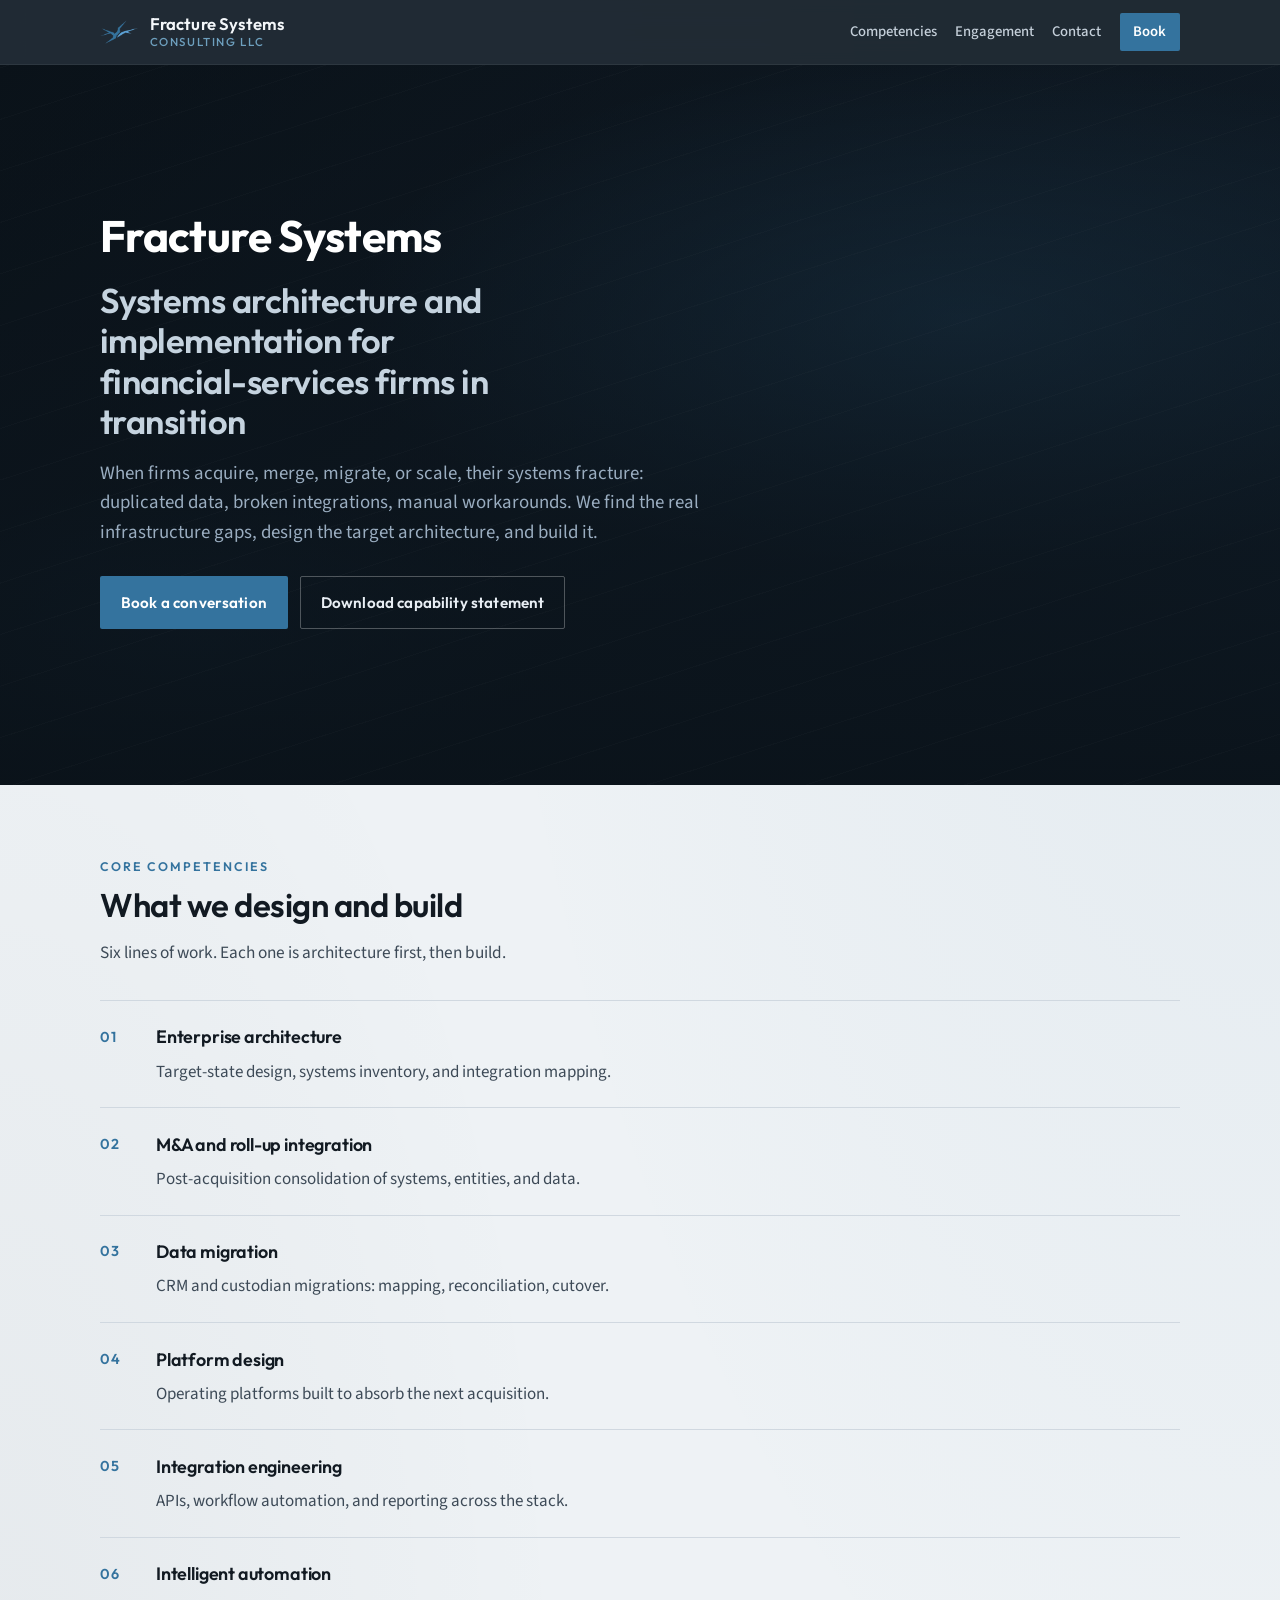
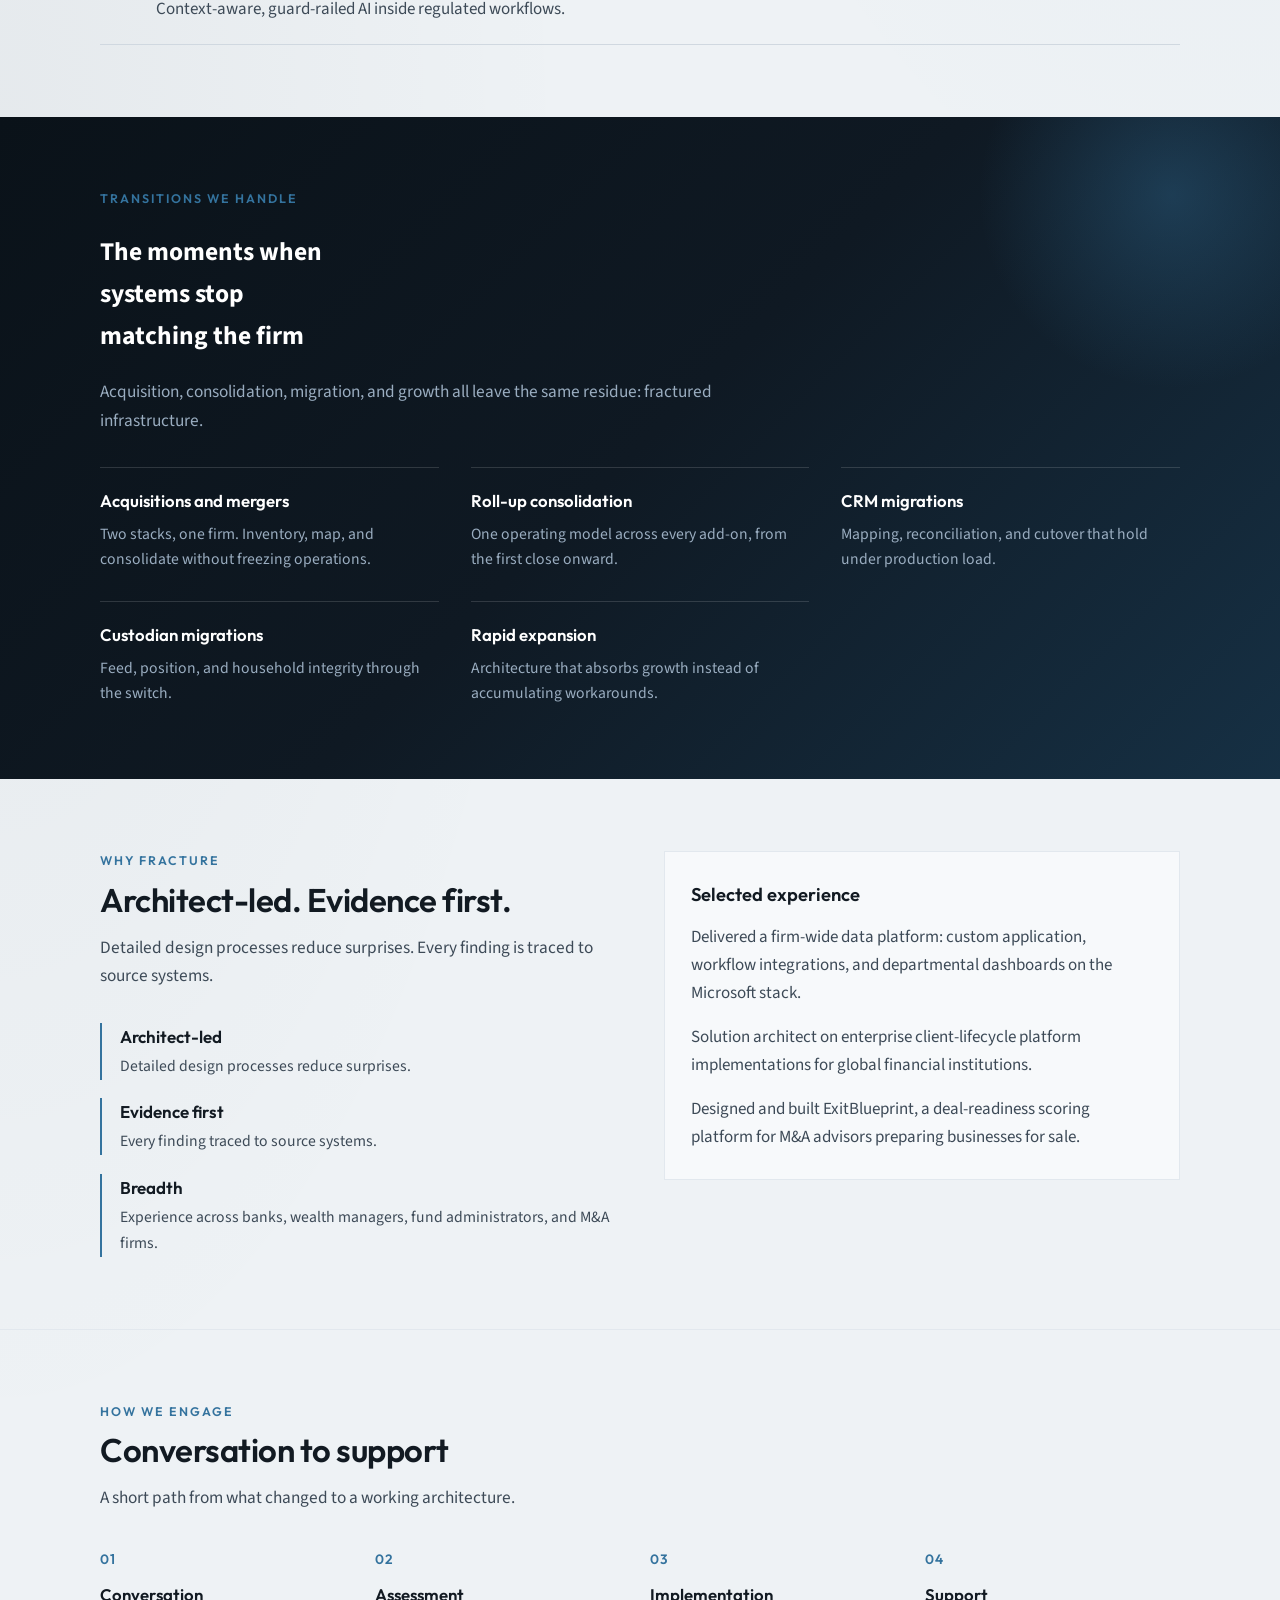
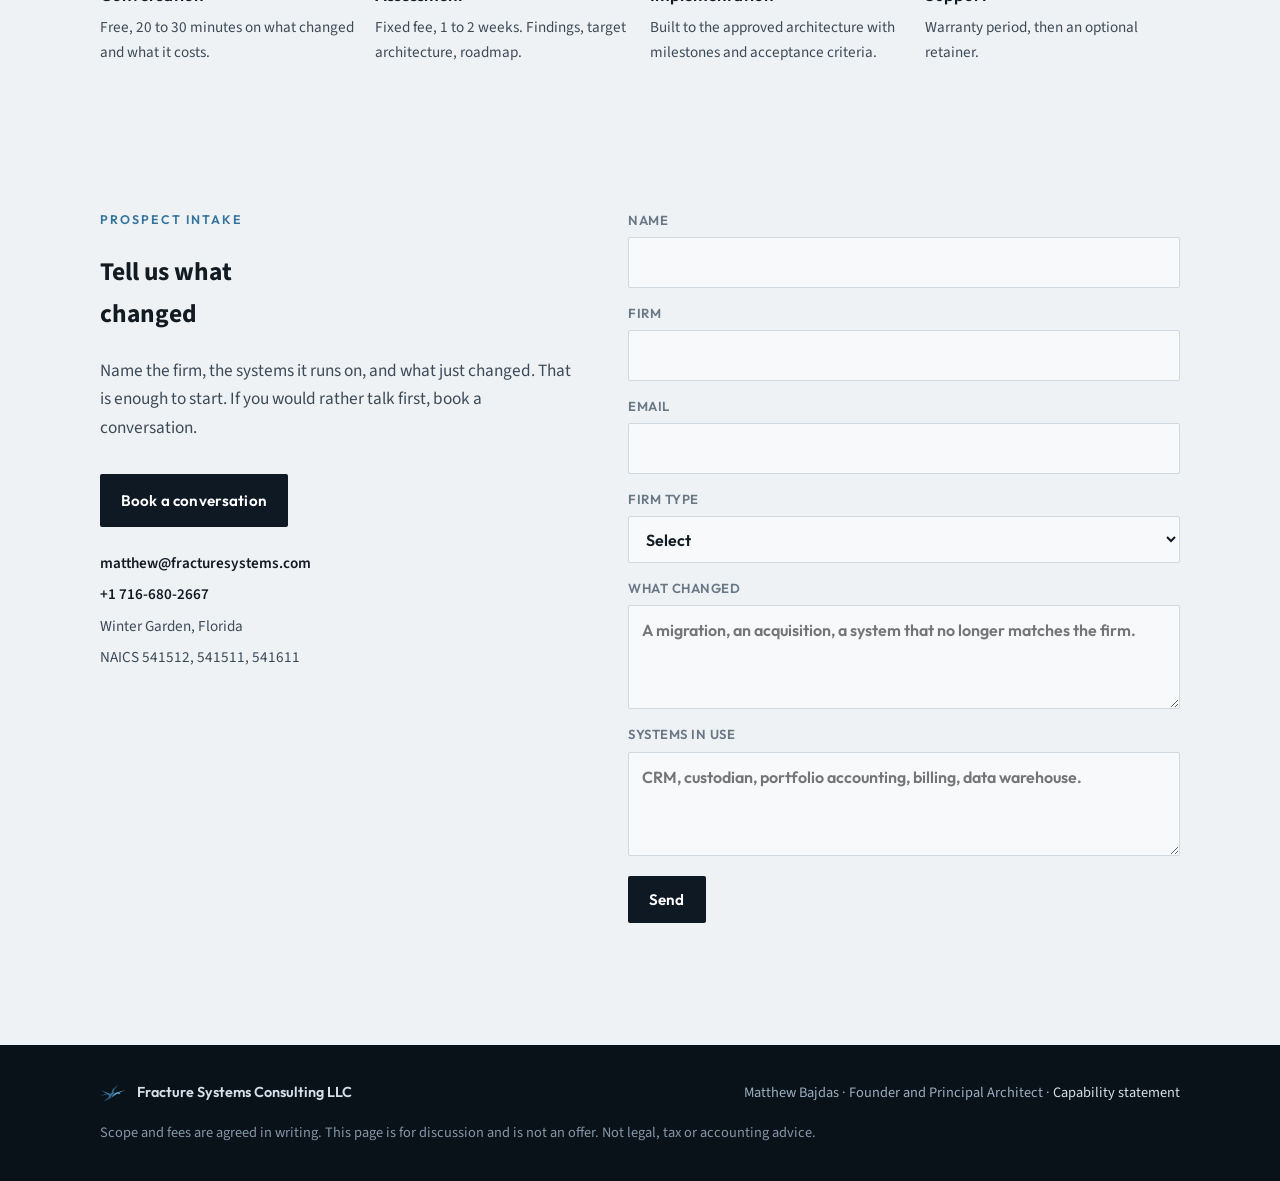
<file: index.html>
<!doctype html>
<html lang="en">
<head>
<meta charset="utf-8">
<meta name="viewport" content="width=device-width, initial-scale=1">
<title>Fracture Systems Consulting LLC · Systems architecture and implementation</title>
<meta name="description" content="Systems architecture and implementation for financial-services firms in transition. When firms acquire, merge, migrate, or scale, their systems fracture. We find the real infrastructure gaps, design the target architecture, and build it.">
<meta name="theme-color" content="#0f1923">
<meta property="og:title" content="Fracture Systems Consulting LLC">
<meta property="og:description" content="Systems architecture and implementation for financial-services firms in transition.">
<meta property="og:type" content="website">
<link rel="icon" href="brand/favicon.png?v=6" type="image/png" sizes="32x32">
<link rel="icon" href="brand/favicon.svg?v=6" type="image/svg+xml">
<link rel="apple-touch-icon" href="brand/apple-touch-icon.png?v=6">
<link rel="preconnect" href="https://fonts.googleapis.com">
<link rel="preconnect" href="https://fonts.gstatic.com" crossorigin>
<link href="https://fonts.googleapis.com/css2?family=Outfit:wght@500;600;700&family=Source+Sans+3:ital,wght@0,400;0,500;0,600;0,700;1,400&display=swap" rel="stylesheet">
<link rel="stylesheet" href="styles.css?v=7">
<link rel="stylesheet" href="print.css?v=7" media="print">
</head>
<body>

<a class="skip-link" href="#content">Skip to content</a>

<header class="site-header">
  <div class="wrap">
    <a class="brand-link" href="index.html">
      <img class="brand-mark" src="brand/logo-mark.png?v=5" width="48" height="32" alt="">
      <span class="brand-wordmark">Fracture Systems<span>Consulting LLC</span></span>
    </a>
    <nav class="nav-links" aria-label="Primary">
      <a href="#competencies">Competencies</a>
      <a href="#engagement">Engagement</a>
      <a href="#intake">Contact</a>
      <a class="nav-cta" href="https://macro.com/app/book/eca4bc76-f4c4-539f-b771-cd7d7cb89034/fracture-discovery" target="_blank" rel="noopener noreferrer">Book</a>
    </nav>
  </div>
</header>

<main id="content">

  <section class="hero" aria-label="Introduction">
    <div class="hero-inner">
      <p class="hero-brand">Fracture Systems</p>
      <h1>Systems architecture and implementation for financial-services firms in transition</h1>
      <p class="hero-lead">When firms acquire, merge, migrate, or scale, their systems fracture: duplicated data, broken integrations, manual workarounds. We find the real infrastructure gaps, design the target architecture, and build it.</p>
      <div class="hero-actions">
        <a class="btn btn-primary" href="https://macro.com/app/book/eca4bc76-f4c4-539f-b771-cd7d7cb89034/fracture-discovery" target="_blank" rel="noopener noreferrer">Book a conversation</a>
        <a class="btn btn-ghost" href="capability-statement.pdf">Download capability statement</a>
      </div>
    </div>
  </section>

  <section class="section" id="competencies">
    <div class="wrap reveal">
      <p class="section-kicker">Core competencies</p>
      <h2>What we design and build</h2>
      <p class="section-lede">Six lines of work. Each one is architecture first, then build.</p>
      <ol class="comp-list">
        <li>
          <span class="comp-num" aria-hidden="true">01</span>
          <div>
            <h3>Enterprise architecture</h3>
            <p>Target-state design, systems inventory, and integration mapping.</p>
          </div>
        </li>
        <li>
          <span class="comp-num" aria-hidden="true">02</span>
          <div>
            <h3>M&amp;A and roll-up integration</h3>
            <p>Post-acquisition consolidation of systems, entities, and data.</p>
          </div>
        </li>
        <li>
          <span class="comp-num" aria-hidden="true">03</span>
          <div>
            <h3>Data migration</h3>
            <p>CRM and custodian migrations: mapping, reconciliation, cutover.</p>
          </div>
        </li>
        <li>
          <span class="comp-num" aria-hidden="true">04</span>
          <div>
            <h3>Platform design</h3>
            <p>Operating platforms built to absorb the next acquisition.</p>
          </div>
        </li>
        <li>
          <span class="comp-num" aria-hidden="true">05</span>
          <div>
            <h3>Integration engineering</h3>
            <p>APIs, workflow automation, and reporting across the stack.</p>
          </div>
        </li>
        <li>
          <span class="comp-num" aria-hidden="true">06</span>
          <div>
            <h3>Intelligent automation</h3>
            <p>Context-aware, guard-railed AI inside regulated workflows.</p>
          </div>
        </li>
      </ol>
    </div>
  </section>

  <section class="band" id="transitions">
    <div class="wrap reveal">
      <p class="section-kicker">Transitions we handle</p>
      <h2>The moments when systems stop matching the firm</h2>
      <p class="section-lede">Acquisition, consolidation, migration, and growth all leave the same residue: fractured infrastructure.</p>
      <div class="band-grid">
        <article>
          <h3>Acquisitions and mergers</h3>
          <p>Two stacks, one firm. Inventory, map, and consolidate without freezing operations.</p>
        </article>
        <article>
          <h3>Roll-up consolidation</h3>
          <p>One operating model across every add-on, from the first close onward.</p>
        </article>
        <article>
          <h3>CRM migrations</h3>
          <p>Mapping, reconciliation, and cutover that hold under production load.</p>
        </article>
        <article>
          <h3>Custodian migrations</h3>
          <p>Feed, position, and household integrity through the switch.</p>
        </article>
        <article>
          <h3>Rapid expansion</h3>
          <p>Architecture that absorbs growth instead of accumulating workarounds.</p>
        </article>
      </div>
    </div>
  </section>

  <section class="section" id="why">
    <div class="wrap split reveal">
      <div>
        <p class="section-kicker">Why Fracture</p>
        <h2>Architect-led. Evidence first.</h2>
        <p class="section-lede">Detailed design processes reduce surprises. Every finding is traced to source systems.</p>
        <ul class="proof-list">
          <li>
            <strong>Architect-led</strong>
            <p>Detailed design processes reduce surprises.</p>
          </li>
          <li>
            <strong>Evidence first</strong>
            <p>Every finding traced to source systems.</p>
          </li>
          <li>
            <strong>Breadth</strong>
            <p>Experience across banks, wealth managers, fund administrators, and M&amp;A firms.</p>
          </li>
        </ul>
      </div>
      <aside class="experience-block">
        <h3>Selected experience</h3>
        <p>Delivered a firm-wide data platform: custom application, workflow integrations, and departmental dashboards on the Microsoft stack.</p>
        <p>Solution architect on enterprise client-lifecycle platform implementations for global financial institutions.</p>
        <p>Designed and built ExitBlueprint, a deal-readiness scoring platform for M&amp;A advisors preparing businesses for sale.</p>
      </aside>
    </div>
  </section>

  <section class="section" id="engagement">
    <div class="wrap reveal">
      <p class="section-kicker">How we engage</p>
      <h2>Conversation to support</h2>
      <p class="section-lede">A short path from what changed to a working architecture.</p>
      <ol class="steps">
        <li>
          <h3>Conversation</h3>
          <p>Free, 20 to 30 minutes on what changed and what it costs.</p>
        </li>
        <li>
          <h3>Assessment</h3>
          <p>Fixed fee, 1 to 2 weeks. Findings, target architecture, roadmap.</p>
        </li>
        <li>
          <h3>Implementation</h3>
          <p>Built to the approved architecture with milestones and acceptance criteria.</p>
        </li>
        <li>
          <h3>Support</h3>
          <p>Warranty period, then an optional retainer.</p>
        </li>
      </ol>
    </div>
  </section>

  <section class="contact" id="intake" aria-labelledby="intake-title">
    <div class="wrap contact-grid reveal">
      <div>
        <p class="section-kicker">Prospect intake</p>
        <h2 id="intake-title">Tell us what changed</h2>
        <p class="section-lede">Name the firm, the systems it runs on, and what just changed. That is enough to start. If you would rather talk first, book a conversation.</p>
        <a class="btn btn-on-light" href="https://macro.com/app/book/eca4bc76-f4c4-539f-b771-cd7d7cb89034/fracture-discovery" target="_blank" rel="noopener noreferrer">Book a conversation</a>
        <ul class="contact-meta">
          <li><a href="mailto:matthew@fracturesystems.com">matthew@fracturesystems.com</a></li>
          <li><a href="tel:+17166802667">+1 716-680-2667</a></li>
          <li>Winter Garden, Florida</li>
          <li>NAICS 541512, 541511, 541611</li>
        </ul>
      </div>
      <form class="intake" id="intake-form" action="mailto:matthew@fracturesystems.com" method="post" enctype="text/plain">
        <label for="intake-name">Name
          <input id="intake-name" name="name" type="text" autocomplete="name" required maxlength="200">
        </label>
        <label for="intake-firm">Firm
          <input id="intake-firm" name="firm" type="text" autocomplete="organization" required maxlength="200">
        </label>
        <label for="intake-email">Email
          <input id="intake-email" name="email" type="email" autocomplete="email" required maxlength="200">
        </label>
        <label for="intake-firm-type">Firm type
          <select id="intake-firm-type" name="firmType" required>
            <option value="">Select</option>
            <option value="bank">Bank</option>
            <option value="wealth-manager">Wealth manager</option>
            <option value="fund-administrator">Fund administrator</option>
            <option value="insurance-accounting-advisory">Insurance, accounting, or advisory</option>
            <option value="pe-platform-or-family-office">PE platform or family office</option>
            <option value="other">Other</option>
          </select>
        </label>
        <label for="intake-changed">What changed
          <textarea id="intake-changed" name="whatChanged" required maxlength="4000" placeholder="A migration, an acquisition, a system that no longer matches the firm."></textarea>
        </label>
        <label for="intake-systems">Systems in use
          <textarea id="intake-systems" name="systemsInUse" required maxlength="4000" placeholder="CRM, custodian, portfolio accounting, billing, data warehouse."></textarea>
        </label>
        <div class="hp" aria-hidden="true">
          <label for="intake-website">Website</label>
          <input id="intake-website" name="website" type="text" tabindex="-1" autocomplete="off">
        </div>
        <div class="intake-actions">
          <button class="btn btn-on-light" type="submit">Send</button>
        </div>
        <p class="form-status" id="intake-status" role="status"></p>
      </form>
    </div>
  </section>

</main>

<footer class="site-footer">
  <div class="wrap">
    <a class="footer-brand" href="index.html">
      <img src="brand/logo-mark.png?v=5" width="32" height="22" alt="">
      Fracture Systems Consulting LLC
    </a>
    <div>
      Matthew Bajdas · Founder and Principal Architect ·
      <a href="capability-statement.pdf">Capability statement</a>
    </div>
  </div>
  <div class="wrap" style="margin-top:1rem;opacity:0.85">
    <p style="margin:0;max-width:52rem">Scope and fees are agreed in writing. This page is for discussion and is not an offer. Not legal, tax or accounting advice.</p>
  </div>
</footer>

<script src="intake.js"></script>
<script>
(function () {
  var nodes = document.querySelectorAll(".reveal");
  if (!("IntersectionObserver" in window) || !nodes.length) {
    nodes.forEach(function (n) { n.classList.add("is-visible"); });
    return;
  }
  var io = new IntersectionObserver(function (entries) {
    entries.forEach(function (e) {
      if (e.isIntersecting) {
        e.target.classList.add("is-visible");
        io.unobserve(e.target);
      }
    });
  }, { rootMargin: "0px 0px -8% 0px", threshold: 0.12 });
  nodes.forEach(function (n) { io.observe(n); });
})();
</script>
</body>
</html>
</file>
<file: styles.css>
@import url("brand/tokens.css");

*,
*::before,
*::after {
  box-sizing: border-box;
}

html {
  scroll-behavior: smooth;
}

body {
  margin: 0;
  font-family: var(--font-text);
  font-size: 1.0625rem;
  line-height: 1.65;
  color: var(--ink);
  background:
    radial-gradient(120% 80% at 100% 0%, rgba(52, 115, 158, 0.07), transparent 55%),
    radial-gradient(90% 60% at 0% 40%, rgba(15, 25, 35, 0.04), transparent 50%),
    var(--paper);
  -webkit-font-smoothing: antialiased;
}

img {
  max-width: 100%;
  height: auto;
  display: block;
}

a {
  color: var(--steel);
  text-decoration-thickness: 1px;
  text-underline-offset: 0.18em;
}

a:hover {
  color: var(--steel-bright);
}

:focus-visible {
  outline: 2px solid var(--steel);
  outline-offset: 3px;
}

.skip-link {
  position: absolute;
  left: 1rem;
  top: -4rem;
  background: var(--navy);
  color: #fff;
  padding: 0.55rem 0.9rem;
  z-index: 100;
  border-radius: 2px;
}

.skip-link:focus {
  top: 1rem;
}

.wrap {
  width: min(1080px, calc(100% - 2.5rem));
  margin-inline: auto;
}

/* ——— Site header ——— */
.site-header {
  position: sticky;
  top: 0;
  z-index: 40;
  background: color-mix(in srgb, var(--navy) 92%, transparent);
  backdrop-filter: blur(12px);
  border-bottom: 1px solid rgba(255, 255, 255, 0.06);
}

.site-header .wrap {
  display: flex;
  align-items: center;
  justify-content: space-between;
  gap: 1rem;
  min-height: 4rem;
}

.brand-link {
  display: inline-flex;
  align-items: center;
  gap: 0.75rem;
  text-decoration: none;
  color: #f4f7fa;
}

.brand-link:hover {
  color: #fff;
}

.brand-mark {
  width: 2.35rem;
  height: auto;
  flex-shrink: 0;
}

.brand-wordmark {
  font-family: var(--font-display);
  font-weight: 600;
  font-size: 1.05rem;
  letter-spacing: 0.01em;
  line-height: 1.1;
}

.brand-wordmark span {
  display: block;
  font-weight: 500;
  font-size: 0.72rem;
  letter-spacing: 0.14em;
  text-transform: uppercase;
  color: var(--steel-soft);
  margin-top: 0.12rem;
}

.nav-links {
  display: flex;
  flex-wrap: wrap;
  gap: 0.35rem 1.15rem;
  align-items: center;
  font-size: 0.92rem;
}

.nav-links a {
  color: #c5d0da;
  text-decoration: none;
  font-weight: 500;
}

.nav-links a:hover {
  color: #fff;
}

.nav-cta {
  color: #fff !important;
  background: var(--steel);
  padding: 0.45rem 0.85rem;
  border-radius: 2px;
  font-weight: 600 !important;
}

.nav-cta:hover {
  background: var(--steel-bright);
}

/* ——— Hero: one composition ——— */
.hero {
  position: relative;
  min-height: min(88vh, 720px);
  display: grid;
  align-items: center;
  color: #f4f7fa;
  background:
    linear-gradient(180deg, rgba(10, 18, 25, 0.35) 0%, rgba(10, 18, 25, 0.55) 45%, rgba(10, 18, 25, 0.92) 100%),
    radial-gradient(ellipse 80% 60% at 75% 35%, rgba(52, 115, 158, 0.28), transparent 60%),
    radial-gradient(ellipse 50% 40% at 15% 80%, rgba(52, 115, 158, 0.12), transparent 55%),
    linear-gradient(145deg, #0a1219 0%, #0f1923 40%, #152636 100%);
  overflow: hidden;
  isolation: isolate;
}

.hero::after {
  content: "";
  position: absolute;
  inset: 0;
  z-index: -1;
  background:
    repeating-linear-gradient(
      -18deg,
      transparent,
      transparent 48px,
      rgba(255, 255, 255, 0.015) 48px,
      rgba(255, 255, 255, 0.015) 49px
    );
  pointer-events: none;
}

.hero-inner {
  width: min(1080px, calc(100% - 2.5rem));
  margin: 0 auto;
  padding: 3rem 0 3.5rem;
}

.hero-brand {
  margin: 0 0 1.35rem;
  font-family: var(--font-display);
  font-weight: 700;
  font-size: clamp(1.85rem, 4vw, 2.75rem);
  letter-spacing: -0.02em;
  line-height: 1.05;
  color: #fff;
  opacity: 0;
  transform: translateY(18px);
  animation: rise 0.9s var(--ease-out) 0.1s forwards;
}

.hero h1 {
  margin: 0 0 1rem;
  max-width: 18ch;
  font-family: var(--font-display);
  font-weight: 600;
  font-size: clamp(1.55rem, 3.2vw, 2.15rem);
  line-height: 1.18;
  letter-spacing: -0.015em;
  color: #c5d3df;
  opacity: 0;
  transform: translateY(18px);
  animation: rise 0.9s var(--ease-out) 0.22s forwards;
}

.hero-lead {
  margin: 0 0 1.85rem;
  max-width: 38rem;
  font-size: clamp(1.05rem, 1.7vw, 1.18rem);
  line-height: 1.55;
  color: #9aadc0;
  opacity: 0;
  transform: translateY(18px);
  animation: rise 0.9s var(--ease-out) 0.34s forwards;
}

.hero-actions {
  display: flex;
  flex-wrap: wrap;
  gap: 0.75rem;
  opacity: 0;
  transform: translateY(18px);
  animation: rise 0.9s var(--ease-out) 0.46s forwards;
}

@keyframes rise {
  to {
    opacity: 1;
    transform: translateY(0);
  }
}

@media (prefers-reduced-motion: reduce) {
  .hero-brand,
  .hero h1,
  .hero-lead,
  .hero-actions,
  .reveal {
    opacity: 1 !important;
    transform: none !important;
    animation: none !important;
    transition: none !important;
  }
}

/* ——— Buttons ——— */
.btn {
  display: inline-flex;
  align-items: center;
  justify-content: center;
  gap: 0.4rem;
  padding: 0.8rem 1.25rem;
  border: 1px solid transparent;
  border-radius: 2px;
  font-family: var(--font-display);
  font-size: 0.95rem;
  font-weight: 600;
  letter-spacing: 0.01em;
  text-decoration: none;
  cursor: pointer;
  transition: background 0.2s ease, border-color 0.2s ease, color 0.2s ease, transform 0.2s ease;
}

.btn:hover {
  transform: translateY(-1px);
}

.btn-primary {
  background: var(--steel);
  color: #fff;
}

.btn-primary:hover {
  background: var(--steel-bright);
  color: #fff;
}

.btn-ghost {
  background: transparent;
  color: #e8eef4;
  border-color: rgba(255, 255, 255, 0.28);
}

.btn-ghost:hover {
  border-color: rgba(255, 255, 255, 0.55);
  color: #fff;
}

.btn-on-light {
  background: var(--navy);
  color: #fff;
}

.btn-on-light:hover {
  background: #1a2b3a;
  color: #fff;
}

.btn-outline-dark {
  background: transparent;
  color: var(--ink);
  border-color: var(--rule);
}

.btn-outline-dark:hover {
  border-color: var(--steel);
  color: var(--steel);
}

/* ——— Sections ——— */
.section {
  padding: 4.5rem 0;
}

.section + .section {
  border-top: 1px solid var(--rule-soft);
}

.section-kicker {
  margin: 0 0 0.55rem;
  font-family: var(--font-display);
  font-size: 0.78rem;
  font-weight: 600;
  letter-spacing: 0.16em;
  text-transform: uppercase;
  color: var(--steel);
}

.section h2 {
  margin: 0 0 0.85rem;
  font-family: var(--font-display);
  font-weight: 600;
  font-size: clamp(1.55rem, 2.8vw, 2.05rem);
  line-height: 1.2;
  letter-spacing: -0.015em;
  max-width: 22ch;
}

.section-lede {
  margin: 0 0 2rem;
  max-width: 40rem;
  color: var(--ink-soft);
  font-size: 1.08rem;
}

.reveal {
  opacity: 0;
  transform: translateY(16px);
  transition: opacity 0.7s var(--ease-out), transform 0.7s var(--ease-out);
}

.reveal.is-visible {
  opacity: 1;
  transform: none;
}

/* Competencies — stacked rows, not cards */
.comp-list {
  list-style: none;
  margin: 0;
  padding: 0;
  display: grid;
  gap: 0;
}

.comp-list li {
  display: grid;
  grid-template-columns: 2.5rem 1fr;
  gap: 1rem;
  padding: 1.35rem 0;
  border-top: 1px solid var(--rule);
  align-items: start;
}

.comp-list li:last-child {
  border-bottom: 1px solid var(--rule);
}

.comp-num {
  font-family: var(--font-display);
  font-weight: 600;
  font-size: 0.9rem;
  color: var(--steel);
  letter-spacing: 0.04em;
  padding-top: 0.2rem;
}

.comp-list h3 {
  margin: 0 0 0.35rem;
  font-family: var(--font-display);
  font-size: 1.12rem;
  font-weight: 600;
  letter-spacing: -0.01em;
}

.comp-list p {
  margin: 0;
  color: var(--ink-soft);
  max-width: 48rem;
}

/* Transitions band */
.band {
  background: linear-gradient(135deg, var(--navy-deep), var(--navy) 50%, #163044);
  color: var(--band-ink);
  padding: 4.5rem 0;
  position: relative;
  overflow: hidden;
}

.band::before {
  content: "";
  position: absolute;
  right: -8%;
  top: -20%;
  width: 420px;
  height: 420px;
  background: radial-gradient(circle, rgba(52, 115, 158, 0.35), transparent 65%);
  pointer-events: none;
}

.band h2 {
  color: #fff;
  max-width: 18ch;
}

.band .section-lede {
  color: var(--band-faint);
}

.band-grid {
  display: grid;
  grid-template-columns: repeat(3, 1fr);
  gap: 1.75rem 2rem;
  margin-top: 0.5rem;
}

.band-grid article {
  padding-top: 1.15rem;
  border-top: 1px solid rgba(255, 255, 255, 0.14);
}

.band-grid h3 {
  margin: 0 0 0.45rem;
  font-family: var(--font-display);
  font-size: 1.05rem;
  font-weight: 600;
  color: #fff;
}

.band-grid p {
  margin: 0;
  color: var(--band-faint);
  font-size: 0.98rem;
}

/* Why + Experience split */
.split {
  display: grid;
  grid-template-columns: 1fr 1fr;
  gap: 3rem;
  align-items: start;
}

.proof-list {
  list-style: none;
  margin: 0;
  padding: 0;
  display: grid;
  gap: 1.15rem;
}

.proof-list li {
  padding-left: 1.1rem;
  border-left: 2px solid var(--steel);
}

.proof-list strong {
  display: block;
  font-family: var(--font-display);
  font-weight: 600;
  margin-bottom: 0.2rem;
}

.proof-list p {
  margin: 0;
  color: var(--ink-soft);
  font-size: 0.98rem;
}

.experience-block {
  background: var(--paper-raised);
  border: 1px solid var(--rule-soft);
  padding: 1.75rem 1.6rem;
}

.experience-block h3 {
  margin: 0 0 0.75rem;
  font-family: var(--font-display);
  font-size: 1.15rem;
  font-weight: 600;
}

.experience-block p {
  margin: 0 0 1rem;
  color: var(--ink-soft);
}

.experience-block p:last-child {
  margin-bottom: 0;
}

/* Engage steps */
.steps {
  list-style: none;
  margin: 0;
  padding: 0;
  display: grid;
  grid-template-columns: repeat(4, 1fr);
  gap: 1.25rem;
  counter-reset: step;
}

.steps li {
  counter-increment: step;
  padding-top: 0.25rem;
}

.steps li::before {
  content: counter(step, decimal-leading-zero);
  display: block;
  font-family: var(--font-display);
  font-weight: 600;
  font-size: 0.85rem;
  letter-spacing: 0.08em;
  color: var(--steel);
  margin-bottom: 0.65rem;
}

.steps h3 {
  margin: 0 0 0.4rem;
  font-family: var(--font-display);
  font-size: 1.05rem;
  font-weight: 600;
}

.steps p {
  margin: 0;
  color: var(--ink-soft);
  font-size: 0.95rem;
}

/* Contact / intake */
.contact {
  padding: 4.5rem 0 5rem;
}

.contact-grid {
  display: grid;
  grid-template-columns: 1fr 1.15fr;
  gap: 2.5rem 3rem;
  align-items: start;
}

.contact h2 {
  max-width: 16ch;
}

.contact-meta {
  margin: 1.5rem 0 0;
  padding: 0;
  list-style: none;
  color: var(--ink-soft);
  font-size: 0.95rem;
}

.contact-meta li + li {
  margin-top: 0.4rem;
}

.contact-meta a {
  color: var(--ink);
  font-weight: 600;
  text-decoration: none;
}

.contact-meta a:hover {
  color: var(--steel);
}

.intake {
  display: grid;
  gap: 0.95rem;
}

.intake label {
  display: grid;
  gap: 0.35rem;
  font-family: var(--font-display);
  font-size: 0.82rem;
  font-weight: 600;
  letter-spacing: 0.04em;
  text-transform: uppercase;
  color: var(--ink-faint);
}

.intake input,
.intake select,
.intake textarea {
  width: 100%;
  padding: 0.7rem 0.8rem;
  border: 1px solid var(--rule);
  border-radius: 2px;
  background: var(--paper-raised);
  color: var(--ink);
  font: inherit;
  font-size: 1rem;
  letter-spacing: normal;
  text-transform: none;
}

.intake textarea {
  min-height: 6.5rem;
  resize: vertical;
}

.intake input:focus,
.intake select:focus,
.intake textarea:focus {
  border-color: var(--steel);
  outline: none;
  box-shadow: 0 0 0 3px rgba(52, 115, 158, 0.2);
}

.hp {
  position: absolute;
  left: -9999px;
  width: 1px;
  height: 1px;
  overflow: hidden;
}

.intake-actions {
  display: flex;
  flex-wrap: wrap;
  gap: 0.75rem;
  margin-top: 0.35rem;
}

.form-status {
  margin: 0.35rem 0 0;
  min-height: 1.4em;
  font-size: 0.95rem;
  color: var(--ink-soft);
}

.form-status[data-state="error"] {
  color: #b42318;
}

.form-status[data-state="ok"] {
  color: #067647;
}

/* Footer */
.site-footer {
  background: var(--navy-deep);
  color: #9aadc0;
  padding: 2.25rem 0;
  font-size: 0.9rem;
}

.site-footer .wrap {
  display: flex;
  flex-wrap: wrap;
  justify-content: space-between;
  gap: 1rem 2rem;
  align-items: center;
}

.site-footer a {
  color: #d5e0ea;
  text-decoration: none;
}

.site-footer a:hover {
  color: #fff;
}

.footer-brand {
  display: inline-flex;
  align-items: center;
  gap: 0.65rem;
  color: #eef2f5;
  font-family: var(--font-display);
  font-weight: 600;
}

.footer-brand img {
  width: 1.65rem;
  height: auto;
}

/* ——— Responsive ——— */
@media (max-width: 900px) {
  .band-grid,
  .steps,
  .split,
  .contact-grid {
    grid-template-columns: 1fr;
  }

  .steps {
    gap: 1.5rem;
  }

  .hero {
    min-height: auto;
  }
}

@media (max-width: 640px) {
  .wrap,
  .hero-inner {
    width: calc(100% - 1.75rem);
  }

  .site-header .wrap {
    flex-direction: column;
    align-items: flex-start;
    padding: 0.85rem 0;
    min-height: 0;
  }

  .nav-links {
    width: 100%;
    gap: 0.65rem 1rem;
  }

  .brand-wordmark span {
    display: none;
  }

  .hero-inner {
    padding: 3.5rem 0 3rem;
  }

  .section {
    padding: 3.25rem 0;
  }

  .comp-list li {
    grid-template-columns: 2rem 1fr;
    gap: 0.75rem;
  }
}
</file>
<file: print.css>
/* Print stylesheet.
   Homepage prints as a one-page capability statement.
   Intake, booking CTAs, and navigation are omitted. */

@media print {
  :root {
    color-scheme: light;
    --paper: #ffffff;
    --paper-raised: #ffffff;
    --ink: #000000;
    --ink-soft: #222222;
    --ink-faint: #444444;
    --rule: #cccccc;
    --rule-soft: #dddddd;
    --steel: #34739e;
    --navy: #0f1923;
  }

  @page {
    size: letter;
    margin: 0.45in;
  }

  html, body {
    background: #fff !important;
    color: #000;
    font-size: 8.5pt;
    line-height: 1.3;
  }

  .skip-link,
  .site-header,
  .hero-actions,
  .nav-cta,
  .contact,
  .site-footer .wrap:last-child,
  body::after {
    display: none !important;
  }

  .hero {
    min-height: 0 !important;
    background: #fff !important;
    color: #000;
    padding: 0;
    align-items: start;
  }

  .hero::after,
  .band::before {
    display: none !important;
  }

  .hero-inner {
    width: 100%;
    padding: 0 0 8pt;
    border-bottom: 1px solid #ccc;
  }

  .hero-brand,
  .hero h1,
  .hero-lead,
  .reveal {
    opacity: 1 !important;
    transform: none !important;
    animation: none !important;
    color: #000 !important;
  }

  .hero-brand {
    font-size: 16pt;
    margin-bottom: 4pt;
  }

  .hero h1 {
    font-size: 11.5pt;
    max-width: none;
    margin-bottom: 4pt;
  }

  .hero-lead {
    font-size: 8.6pt;
    max-width: none;
    margin: 0;
    color: #222 !important;
  }

  .wrap {
    width: 100%;
  }

  .section {
    padding: 7pt 0 0;
  }

  .section + .section {
    border-top: 1px solid #ccc;
  }

  .section-kicker {
    font-size: 7pt;
    margin-bottom: 2pt;
    color: #34739e;
  }

  .section h2 {
    font-size: 10.5pt;
    margin-bottom: 3pt;
    max-width: none;
  }

  .section-lede {
    font-size: 8pt;
    margin-bottom: 6pt;
    color: #333;
  }

  .comp-list li {
    padding: 4pt 0;
    grid-template-columns: 1.6rem 1fr;
    gap: 6pt;
  }

  .comp-list h3 {
    font-size: 8.5pt;
  }

  .comp-list p {
    font-size: 7.6pt;
  }

  .band {
    background: #fff !important;
    color: #000;
    padding: 7pt 0;
    border-top: 1px solid #ccc;
  }

  .band h2,
  .band-grid h3 {
    color: #000;
  }

  .band .section-lede,
  .band-grid p {
    color: #333;
  }

  .band-grid {
    grid-template-columns: repeat(3, 1fr);
    gap: 6pt 10pt;
  }

  .band-grid article {
    border-top-color: #ccc;
    padding-top: 5pt;
  }

  .split {
    grid-template-columns: 1fr 1fr;
    gap: 12pt;
  }

  .proof-list li {
    border-left-color: #34739e;
  }

  .experience-block {
    background: #fff;
    border-color: #ccc;
    padding: 6pt 8pt;
  }

  .experience-block h3 {
    font-size: 9pt;
  }

  .experience-block p {
    font-size: 7.6pt;
    margin-bottom: 4pt;
  }

  .steps {
    grid-template-columns: repeat(4, 1fr);
    gap: 6pt;
  }

  .steps h3 { font-size: 8.5pt; }
  .steps p { font-size: 7.4pt; }

  .site-footer {
    background: #fff !important;
    color: #000;
    border-top: 1px solid #ccc;
    padding: 6pt 0 0;
  }

  .footer-brand {
    color: #000;
  }

  a { color: inherit; text-decoration: none; }
}
</file>
